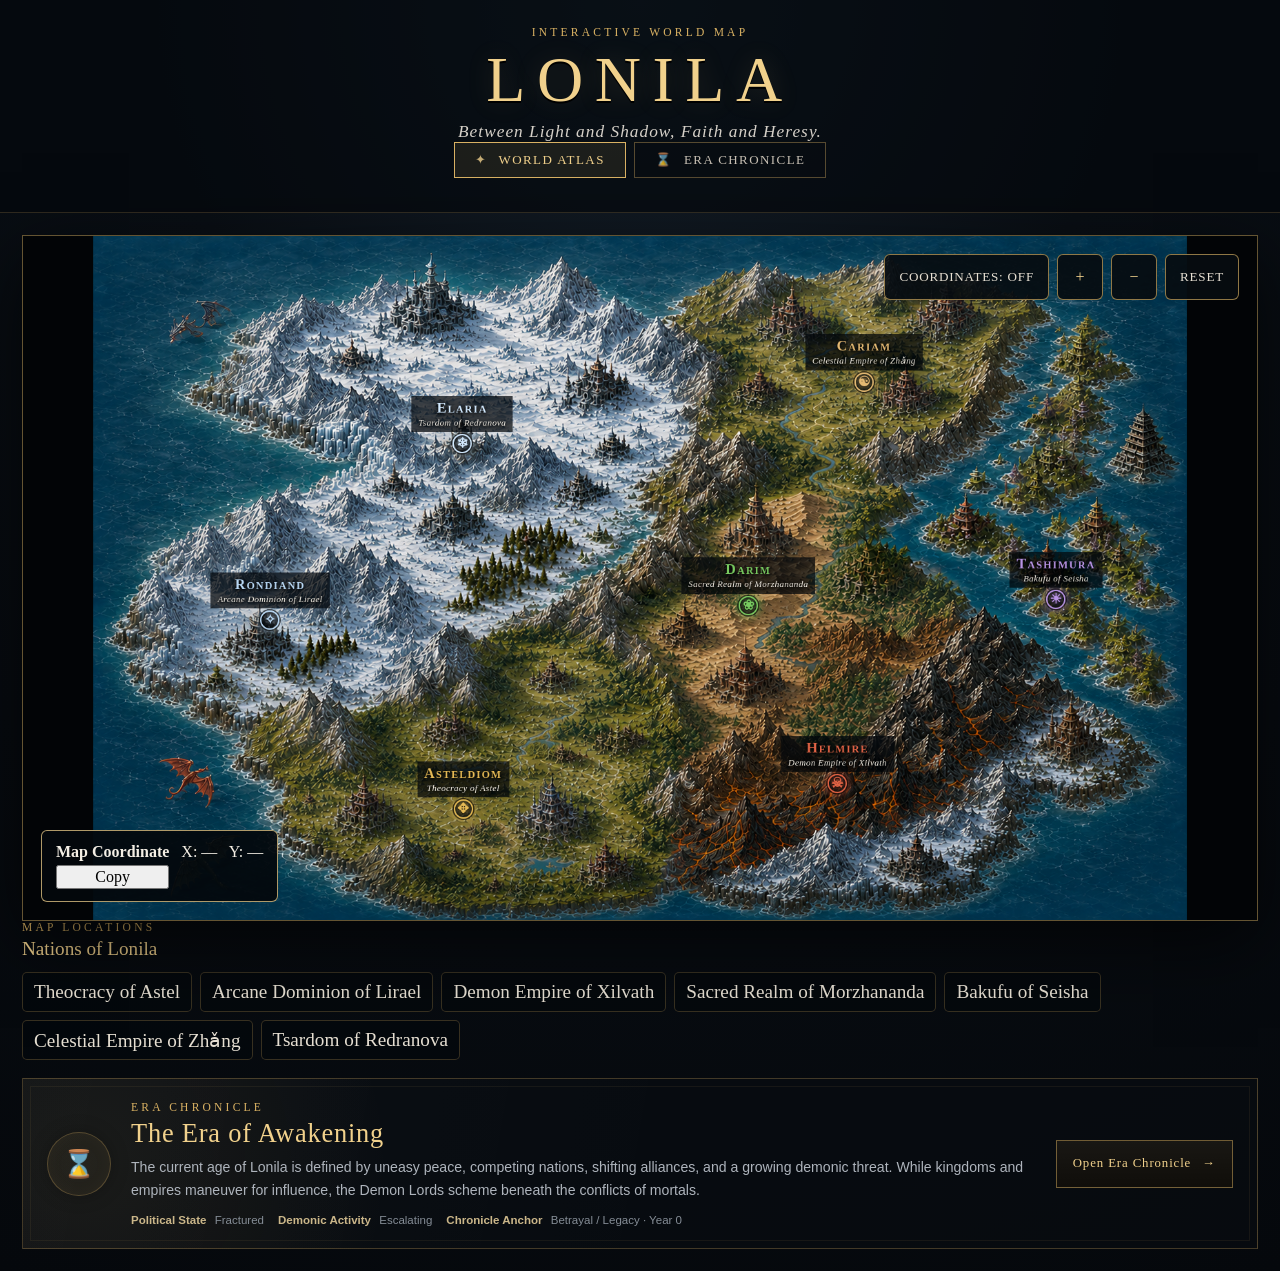
<file: index.html>
<!DOCTYPE html>
<html lang="en">
<head>
  <meta charset="UTF-8" />
  <meta name="viewport" content="width=device-width, initial-scale=1.0" />
  <meta name="theme-color" content="#090d12" />
  <title>Lonila Interactive Map</title>
  <link rel="stylesheet" href="style.css" />
</head>

<body>
  <header class="site-header">
    <div class="title-group">
      <p class="eyebrow">INTERACTIVE WORLD MAP</p>
      <h1>LONILA</h1>
      <p class="tagline">Between Light and Shadow, Faith and Heresy.</p>
    </div>
    <nav class="view-tabs" aria-label="Lonila views">
      <button id="mapTabBtn" class="view-tab is-active" type="button"><span aria-hidden="true">✦</span> World Atlas</button>
      <button id="timelineTabBtn" class="view-tab" type="button"><span aria-hidden="true">⌛</span> Era Chronicle</button>
    </nav>
  </header>

  <main id="mapView" class="map-page">
    <section class="map-shell" aria-label="Interactive map of Lonila">
      <div class="map-toolbar" aria-label="Map controls">
        <button id="coordinateModeBtn" class="map-button map-button--wide" type="button"
          aria-pressed="false" title="Turn coordinate placement mode on or off">
          Coordinates: Off
        </button>

        <button id="zoomInBtn" class="map-button" type="button" aria-label="Zoom in" title="Zoom in">+</button>
        <button id="zoomOutBtn" class="map-button" type="button" aria-label="Zoom out" title="Zoom out">−</button>
        <button id="resetBtn" class="map-button map-button--wide" type="button"
          aria-label="Reset map view" title="Reset map view">
          Reset
        </button>
      </div>

      <div id="mapViewport" class="map-viewport" tabindex="0">
        <div id="mapStage" class="map-stage">
          <img
            id="worldMap"
            class="world-map"
            src="assets/lonila-map.png"
            alt="Fantasy world map of Lonila"
            draggable="false"
          />
          
          <svg id="regionLayer" class="region-layer" viewBox="0 0 100 100"
            preserveAspectRatio="none" aria-hidden="true">

            <!-- Approximate region divisions based on the user's Lonila prototype.
                 They can be refined later without changing the interaction system. -->

            <path id="region-asteldiom" class="region-outline"
              d="M 14 67
                 C 20 63, 27 61, 35 60
                 C 43 59, 48 61, 51 67
                 C 53 72, 51 80, 47 87
                 C 42 93, 33 96, 24 94
                 C 18 91, 14 84, 13 76
                 C 12 72, 12 69, 14 67 Z" />

            <path id="region-rondiand" class="region-outline"
              d="M 3 43
                 C 8 39, 14 38, 20 39
                 C 26 40, 31 44, 35 49
                 C 39 54, 39 59, 35 63
                 C 30 67, 23 68, 16 67
                 C 10 67, 5 64, 3 59
                 C 1 54, 1 48, 3 43 Z" />

            <path id="region-elaria" class="region-outline"
              d="M 10 12
                 C 19 7, 31 6, 42 8
                 C 51 9, 58 14, 61 21
                 C 63 27, 60 35, 56 42
                 C 52 49, 46 55, 39 58
                 C 35 56, 33 51, 31 46
                 C 29 42, 24 39, 19 39
                 C 14 40, 10 38, 8 33
                 C 6 27, 6 19, 10 12 Z" />

            <path id="region-cariam" class="region-outline"
              d="M 54 12
                 C 61 8, 71 7, 80 10
                 C 86 12, 90 17, 89 24
                 C 88 32, 82 38, 76 42
                 C 71 45, 66 46, 62 42
                 C 58 38, 56 33, 56 28
                 C 55 22, 52 16, 54 12 Z" />

            <path id="region-darim" class="region-outline"
              d="M 54 40
                 C 60 36, 67 35, 73 38
                 C 79 42, 81 49, 79 56
                 C 77 63, 71 67, 65 67
                 C 59 67, 54 63, 52 58
                 C 50 52, 50 45, 54 40 Z" />

            <path id="region-helmire" class="region-outline"
              d="M 58 59
                 C 66 55, 76 55, 84 58
                 C 90 61, 94 67, 93 74
                 C 92 82, 86 88, 78 91
                 C 70 94, 61 92, 56 87
                 C 52 82, 52 74, 54 68
                 C 55 64, 56 61, 58 59 Z" />

            <path id="region-tashimura" class="region-outline"
              d="M 80 17
                 C 85 14, 91 14, 95 18
                 C 98 23, 98 31, 97 38
                 C 96 47, 94 56, 91 63
                 C 88 66, 84 63, 82 58
                 C 80 52, 80 45, 80 39
                 C 80 31, 77 22, 80 17 Z" />
          </svg>

          <div id="markerLayer" class="marker-layer" aria-label="Map locations"></div>
        </div>

        <div id="coordinateReadout" class="coordinate-readout" aria-live="polite" hidden>
          <strong>Map Coordinate</strong>
          <span id="coordinateText">X: — &nbsp; Y: —</span>
          <button id="copyCoordinateBtn" type="button">Copy</button>
        </div>
      </div>
    </section>

    <section class="nation-legend" aria-labelledby="legendTitle">
      <div>
        <p class="panel-kicker">MAP LOCATIONS</p>
        <h2 id="legendTitle">Nations of Lonila</h2>
      </div>
      <div id="legendList" class="legend-list"></div>
    </section>
    <section class="chronicle-preview" aria-labelledby="chroniclePreviewTitle">
      <div class="chronicle-preview__ornament" aria-hidden="true">⌛</div>

      <div class="chronicle-preview__content">
        <p class="panel-kicker">ERA CHRONICLE</p>
        <h2 id="chroniclePreviewTitle">The Era of Awakening</h2>
        <p>
          The current age of Lonila is defined by uneasy peace, competing nations,
          shifting alliances, and a growing demonic threat. While kingdoms and empires
          maneuver for influence, the Demon Lords scheme beneath the conflicts of mortals.
        </p>

        <div class="chronicle-preview__meta" aria-label="Era overview">
          <span><strong>Political State</strong> Fractured</span>
          <span><strong>Demonic Activity</strong> Escalating</span>
          <span><strong>Chronicle Anchor</strong> Betrayal / Legacy · Year 0</span>
        </div>
      </div>

      <button id="openChronicleBtn" class="chronicle-preview__button" type="button">
        Open Era Chronicle <span aria-hidden="true">→</span>
      </button>
    </section>
  </main>



  <!-- Drag-up chooser shown when a nation has related roleplays -->
  <div id="choiceBackdrop" class="choice-backdrop" hidden></div>

  <section id="nationChoiceSheet" class="nation-choice-sheet" hidden
    aria-modal="true" role="dialog" aria-labelledby="choiceSheetTitle">

    <div class="choice-sheet__handle" aria-hidden="true"></div>

    <div class="choice-sheet__header">
      <div>
        <span id="choiceSheetRegion" class="choice-sheet__kicker"></span>
        <h2 id="choiceSheetTitle" class="choice-sheet__title">Choose what to explore</h2>
      </div>

      <button id="closeChoiceSheetBtn" class="choice-sheet__close" type="button"
        aria-label="Close selection window">×</button>
    </div>

    <div id="choiceSheetCards" class="choice-sheet__cards"></div>
  </section>

  <!-- Full-screen nation poster viewer.
       It sits outside the map viewport so map zoom/pan cannot capture its scrolling. -->
  <div id="locationPopup" class="nation-modal" hidden aria-modal="true" role="dialog" aria-label="Nation poster viewer">
    <div class="nation-modal__topbar">
      <div class="nation-modal__heading">
        <span id="modalRegionName" class="nation-modal__kicker"></span>
        <strong id="modalNationName" class="nation-modal__title"></strong>
      </div>

      <div class="nation-modal__instructions">
        Scroll to explore the full poster
      </div>

      <button id="closePopupBtn" class="nation-modal__close" type="button" aria-label="Close nation poster">
        ×
      </button>
    </div>

    <div id="locationPopupContent" class="nation-modal__scroll"></div>
  </div>


  <main id="timelineView" class="timeline-page" hidden>
    <nav class="era-selector" aria-label="Historical era selector">
      <button class="era-selector__button" type="button" data-era="subjugation">
        <span>~630 YEARS BEFORE AWAKENING</span><strong>ERA OF SUBJUGATION</strong>
      </button>
      <div class="era-selector__line" aria-hidden="true"><i></i></div>
      <button class="era-selector__button is-active" type="button" data-era="awakening">
        <span>CURRENT ERA</span><strong>ERA OF AWAKENING</strong>
      </button>
    </nav>

    <div class="era-panel" data-era-panel="subjugation" hidden>
      <section class="timeline-shell" aria-label="Era of Subjugation chronicle">
        <div class="timeline-heading era-heading era-heading--subjugation">
          <div class="era-heading__ornament" aria-hidden="true">⚔</div>
          <p class="eyebrow">HISTORICAL ERA · ~630 YEARS BEFORE AWAKENING</p>
          <div class="era-heading__title-row">
            <span class="era-badge era-badge--historical">LEGENDARY ERA</span>
            <h2>THE ERA OF SUBJUGATION</h2>
          </div>
          <p class="era-heading__subtitle">The Age of Conquest and Territorial Disputes</p>
          <p class="era-heading__lore">
            The time period of conquest and territorial disputes. The <strong>Demon Empire</strong> was at its second greatest height under the demons as they ruled over what remained of their masters' greatness by taking over Helmire itself. The Nations were at their most active in this time frame, preferring war and battle over diplomacy and conversation. However, in the Era of Subjugation, there lies hope in the wondrous <strong>Saintess Dorothy Velrosa, Crown Princess of the Tsardom</strong>.
          </p>
          <div class="era-status" aria-label="Era status">
            <span><b>Political State</b> Shattered</span>
            <span><b>Demonic Activity</b> Maximum</span>
            <span><b>Internal Stability</b> Miniscule</span>
          </div>
          <div class="chronicle-subhead">
            <span>THE LEGENDARY CHRONICLE</span>
            <strong>PROTAGONIST CHRONICLE</strong>
            <small>Hymn of Smiles marks Subjugation Year 0.</small>
          </div>
          <span class="timeline-wip">THE HYMN OF SMILES AND FROWNS</span>
        </div>

        <div class="timeline-board timeline-board--subjugation">
          <div class="timeline-era timeline-era--subjugation-age"><strong>ERA OF SUBJUGATION</strong><small>~630 Years Before Awakening</small></div>
          <section class="story-lane story-lane--hound">
            <div class="story-lane__label"><i class="lane-emblem" aria-hidden="true">⚔</i><strong>THE HOUND</strong><span>REDRANOVA · TSARDOM</span><small>Legend · Crusade</small></div>
            <div class="story-lane__track">
              <a class="story-node story-node--anchor" style="--x:18%" href="https://janitorai.com/characters/9baf13cd-3ad3-45f3-8d6f-87cd7bfdf2c8_character-the-hymn-of-smiles-lonila" target="_blank" rel="noopener noreferrer">
                <img src="assets/hymn-of-smiles-part-1-thumbnail.png" alt="">
                <span><b>Hymn of Smiles (Part 1)</b><small>Subjugation Year 0 · Beginning of the Era</small></span>
              </a>
              <a class="story-node" style="--x:76%" href="https://janitorai.com/characters/696dfbca-ce03-4d17-9169-aa97edd3ed33_character-the-hymn-of-frowns-lonila" target="_blank" rel="noopener noreferrer">
                <img src="assets/hymn-of-frowns-part-2-thumbnail.png" alt="">
                <span><b>Hymn of Frowns (Part 2)</b><small>Subjugation Year +5 · Five years after Part 1</small></span>
              </a>
            </div>
          </section>
        </div>
      </section>
    </div>

    <div class="era-panel" data-era-panel="awakening">
    <section class="timeline-shell" aria-label="Lonila storyline timeline">
      <div class="timeline-heading era-heading">
        <div class="era-heading__ornament" aria-hidden="true">✦</div>
        <p class="eyebrow">CURRENT HISTORICAL ERA</p>
        <div class="era-heading__title-row">
          <span class="era-badge">CURRENT ERA</span>
          <h2>THE ERA OF AWAKENING</h2>
        </div>
        <p class="era-heading__subtitle">The Current Era of Lonila</p>
        <p class="era-heading__lore">
          Nations maneuver for supremacy beneath an uneasy peace. Old rivalries sharpen,
          alliances shift, and every throne vies for influence while demonkind presses
          against the civilized world. Beyond the wars of mortals, the Demon Lords scheme—
          each pursuing ambitions that may decide the fate of the Valley in Between.
        </p>

        <div class="era-status" aria-label="Era status">
          <span><b>Political State</b> Fractured</span>
          <span><b>Demonic Activity</b> Escalating</span>
          <span><b>International Stability</b> Uncertain</span>
        </div>

        <div class="chronicle-subhead">
          <span>THE LONILA TALES</span>
          <strong>PROTAGONIST CHRONICLE</strong>
          <small>Betrayal / Legacy marks Year 0.</small>
        </div>

        <span class="timeline-wip">⚠ WIP — THE CHRONICLE CONTINUES ⚠</span>
      </div>

      <div class="timeline-board">
        <div class="timeline-era timeline-era--pre"><strong>BEFORE THE AWAKENING</strong><small>Pre-Year 0</small></div>
        <div class="timeline-era timeline-era--zero"><strong>YEAR 0</strong><small>Betrayal / Legacy</small></div>
        <div class="timeline-era timeline-era--post"><strong>THE AWAKENING UNFOLDS</strong><small>Months After Year 0</small></div>
        <div class="timeline-era timeline-era--year"><strong>ONE YEAR INTO THE AWAKENING</strong><small>Year +1</small></div>

        <div class="timeline-axis" aria-hidden="true"></div>

        <section class="story-lane story-lane--saint">
          <div class="story-lane__label"><i class="lane-emblem" aria-hidden="true">✥</i><strong>SAINT / SAINTESS</strong><span>ASTEL · THEOCRACY</span><small>Faith · Legacy</small></div>
          <div class="story-lane__track">
            <a class="story-node" style="--x:8%" href="https://janitorai.com/characters/450187a7-d01a-4aa6-86dd-6be3810a0a17_character-your-legacy-lonila" target="_blank" rel="noopener noreferrer">
              <img src="assets/your-legacy-thumbnail.png" alt="">
              <span><b>Your Legacy</b><small>3 years before Betrayal / Legacy</small></span>
            </a>
            <a class="story-node story-node--minor" style="--x:24%" href="https://janitorai.com/characters/b21c7c59-67e1-4302-873a-80e11dc31cfb_character-a-saintesss-delight-lonila-tales" target="_blank" rel="noopener noreferrer">
              <img src="assets/saintess-delight-thumbnail.png" alt="">
              <span><b>A Saintess's Delight</b><small>Mid-Your Legacy</small></span>
            </a>
            <a class="story-node story-node--anchor" style="--x:42%" href="https://janitorai.com/characters/9c695d3b-1cf1-4794-92d0-203a1ee1dd1e_character-betrayal-legacy-lonila" target="_blank" rel="noopener noreferrer">
              <img src="assets/betrayal-legacy-thumbnail.png" alt="">
              <span><b>Betrayal / Legacy</b><small>Start of the Lonila Series</small></span>
            </a>
            <a class="story-node" style="--x:69%" href="https://janitorai.com/characters/dc70b2b3-3b2d-450f-9827-a0d6423b43a8_character-a-heros-reprieve-lonila-tales" target="_blank" rel="noopener noreferrer">
              <img src="assets/heros-reprieve-thumbnail.png" alt="">
              <span><b>A Hero's Reprieve</b><small>During Scholastic Geniuses</small><em class="concurrent-tag">Concurrent Story</em></span>
            </a>
          </div>
        </section>

        <section class="story-lane story-lane--heir">
          <div class="story-lane__label"><i class="lane-emblem" aria-hidden="true">☯</i><strong>THE HEIR</strong><span>ZHǍNG · CELESTIAL EMPIRE</span><small>Inheritance · Choice</small></div>
          <div class="story-lane__track">
            <a class="story-node" style="--x:60%" href="https://janitorai.com/characters/2d56cf51-a35f-4a91-8850-8a5658690b93_character-a-royal-reverie-lonila" target="_blank" rel="noopener noreferrer">
              <img src="assets/royal-reverie-thumbnail.png" alt="">
              <span><b>A Royal Reverie</b><small>Months after Betrayal / Legacy</small></span>
            </a>
            <a class="story-node" style="--x:73%" href="https://janitorai.com/characters/9ca8127f-8a24-422a-90e9-d85930183355_character-a-consorts-concern-lonila-tales" target="_blank" rel="noopener noreferrer">
              <img src="assets/consorts-concern-thumbnail.png" alt="">
              <span><b>A Consort's Concern</b><small>1 month later · Mid-Scholastic Geniuses</small><em class="concurrent-tag">Concurrent Story</em></span>
            </a>
            <a class="story-node" style="--x:82%" href="https://janitorai.com/characters/72669580-d726-4bb5-80c9-d5d6f6465f64_character-a-royal-skirmish-lonila" target="_blank" rel="noopener noreferrer">
              <img src="assets/royal-skirmish-thumbnail.png" alt="">
              <span><b>A Royal Skirmish</b><small>2 months after A Consort's Concern</small></span>
            </a>
          </div>
        </section>

        <section class="story-lane story-lane--hunter">
          <div class="story-lane__label"><i class="lane-emblem" aria-hidden="true">❄</i><strong>THE HUNTER</strong><span>REDRANOVA · TSARDOM</span><small>Hunt · Fellowship</small></div>
          <div class="story-lane__track">
            <a class="story-node" style="--x:73%" href="https://janitorai.com/characters/094cc0fb-4a18-4547-b8af-689362e5ec63_character-silver-hearts-lonila" target="_blank" rel="noopener noreferrer">
              <img src="assets/silver-hearts-hunter-v2.png" alt="">
              <span><b>Silver Hearts</b><small>Half a year after Betrayal / Legacy · During A Consort's Concern</small><em class="concurrent-tag">Concurrent Story</em></span>
            </a>
          </div>
        </section>

        <section class="story-lane story-lane--debtor">
          <div class="story-lane__label"><i class="lane-emblem" aria-hidden="true">☠</i><strong>THE DEBTOR</strong><span>XILVATH · DEMON EMPIRE</span><small>Debt · Temptation</small></div>
          <div class="story-lane__track">
            <a class="story-node" style="--x:45%" href="https://janitorai.com/characters/a15b4767-01e9-4b23-a84e-0148fee64c3d_character-demons-debts-lonila" target="_blank" rel="noopener noreferrer">
              <img src="assets/demons-debts-thumbnail.png" alt="">
              <span><b>Demons &amp; Debts</b><small>During Betrayal / Legacy</small></span>
            </a>
            <a class="story-node" style="--x:92%" href="https://janitorai.com/characters/c9968c57-ca25-41e6-881f-d41cb413eb7b_character-a-queens-temptation-lonila-tales" target="_blank" rel="noopener noreferrer">
              <img src="assets/queens-temptation-thumbnail.png" alt="">
              <span><b>A Queen's Temptations</b><small>After To Be a Villain</small></span>
            </a>
          </div>
        </section>

        <section class="story-lane story-lane--villain">
          <div class="story-lane__label"><i class="lane-emblem" aria-hidden="true">♛</i><strong>VILLAIN / VILLAINESS</strong><span>ASTEL · THEOCRACY</span><small>Ambition · Ruin</small></div>
          <div class="story-lane__track">
            <a class="story-node" style="--x:86%" href="https://janitorai.com/characters/223b1d2d-4813-4b14-823f-c57709f5131e_character-to-be-a-villain-lonila" target="_blank" rel="noopener noreferrer">
              <img src="assets/to-be-a-villain-thumbnail.png" alt="">
              <span><b>To Be a Villain</b><small>1 year after Betrayal / Legacy</small></span>
            </a>
          </div>
        </section>

        <section class="story-lane story-lane--extra">
          <div class="story-lane__label"><i class="lane-emblem" aria-hidden="true">✦</i><strong>THE EXTRA</strong><span>ASTEL · THEOCRACY</span><small>Academy · Entanglement</small></div>
          <div class="story-lane__track">
            <a class="story-node" style="--x:88%" href="https://janitorai.com/characters/e205261a-ddf2-4809-ba5c-c1d361362afe_character-heroine-dunit-lonila" target="_blank" rel="noopener noreferrer">
              <img src="assets/heroine-dunit-thumbnail.png" alt="">
              <span><b>Heroine Dunit!</b><small>During To Be a Villain</small><em class="concurrent-tag">Concurrent Story</em></span>
            </a>
          </div>
        </section>

        <section class="story-lane story-lane--keijin">
          <div class="story-lane__label"><i class="lane-emblem" aria-hidden="true">刑</i><strong>THE KEIJIN</strong><span>SEISHA · BAKUFU</span><small>Penal Blade · Service</small></div>
          <div class="story-lane__track">
            <a class="story-node" style="--x:90%" href="https://janitorai.com/characters/1f2abcd6-ac2d-46f6-a73b-e6d9039947a6_character-sentenced-to-be-disposable-lonila" target="_blank" rel="noopener noreferrer">
              <img src="assets/sentenced-to-be-disposable-thumbnail.png" alt="">
              <span><b>Sentenced to be Disposable</b><small>1 week after Heroine Dunit!</small></span>
            </a>
          </div>
        </section>

        <section class="story-lane story-lane--master">
          <div class="story-lane__label"><i class="lane-emblem" aria-hidden="true">❀</i><strong>THE MASTER</strong><span>MORZHANANDA · SACRED REALM</span><small>Privilege · Dominion</small></div>
          <div class="story-lane__track">
            <a class="story-node" style="--x:88%" href="https://janitorai.com/characters/031daa40-55b2-49ca-ba62-df07efcd134c_character-arena-tumble-lonila" target="_blank" rel="noopener noreferrer">
              <img src="assets/arena-tumble-thumbnail.png" alt="">
              <span><b>Arena Tumble</b><small>During To Be a Villain · Year +1</small><em class="concurrent-tag">Concurrent Story</em></span>
            </a>
          </div>
        </section>

        <section class="story-lane story-lane--dweller">
          <div class="story-lane__label"><i class="lane-emblem" aria-hidden="true">☀</i><strong>THE DWELLER</strong><span>SEISHA · BAKUFU</span><small>Village · Intrigue</small></div>
          <div class="story-lane__track">
            <a class="story-node" style="--x:60%" href="https://janitorai.com/characters/3af88e68-d0f8-4214-a469-4678f5230c0b_character-a-merchants-interest-lonila-tales" target="_blank" rel="noopener noreferrer">
              <img src="assets/merchants-interest-dweller-v2.png" alt="">
              <span><b>A Merchant's Interest</b><small>During A Royal Reverie</small><em class="concurrent-tag">Concurrent Story</em></span>
            </a>
          </div>
        </section>

        <section class="story-lane story-lane--prodigy">
          <div class="story-lane__label"><i class="lane-emblem" aria-hidden="true">✧</i><strong>THE PRODIGY</strong><span>LIRAEL · ARCANE DOMINION</span><small>Brilliance · Growth</small></div>
          <div class="story-lane__track">
            <a class="story-node" style="--x:46%" href="https://janitorai.com/characters/64f7d86e-286f-48ef-a7c8-22a029fc24a0_character-scholastic-prodigies-lonila" target="_blank" rel="noopener noreferrer">
              <img src="assets/scholastic-prodigies-thumbnail.png" alt="">
              <span><b>Scholastic Prodigies</b><small>During Betrayal / Legacy</small></span>
            </a>
            <a class="story-node" style="--x:66%" href="https://janitorai.com/characters/1e7d609c-9946-42ec-8e5d-4f4df888de0c_character-scholastic-geniuses-lonila" target="_blank" rel="noopener noreferrer">
              <img src="assets/scholastic-geniuses-thumbnail.png" alt="">
              <span><b>Scholastic Geniuses</b><small>2 months after Scholastic Prodigies</small></span>
            </a>
          </div>
        </section>
      </div>
    </section>
  
    </div>
  </main>

  <script src="script.js"></script>
</body>
</html>
</file>
<file: style.css>
/* =========================================================
   LONILA INTERACTIVE MAP
   Phase 10 test — Redranova popup on Elaria marker
   ========================================================= */

:root {
  --background: #070b10;
  --panel: #0d131b;
  --border: rgba(217, 177, 99, 0.45);
  --gold: #d9b163;
  --gold-bright: #f1d18c;
  --text: #f4efe5;
  --muted: #a9b0ba;
  --shadow: rgba(0, 0, 0, 0.65);
}

* { box-sizing: border-box; }

html, body {
  margin: 0;
  min-height: 100%;
  background:
    radial-gradient(circle at top, #15202b 0%, #090e14 34%, #05080c 100%);
  color: var(--text);
  font-family: Georgia, "Times New Roman", serif;
}

body { min-height: 100vh; overflow-x: hidden; }
button, input, select, textarea { font: inherit; }

.site-header {
  padding: 26px 20px 18px;
  text-align: center;
  border-bottom: 1px solid rgba(217, 177, 99, 0.2);
  background: rgba(4, 8, 12, 0.68);
}

.title-group { max-width: 900px; margin: 0 auto; }

.eyebrow, .panel-kicker {
  margin: 0 0 5px;
  color: var(--gold);
  font-size: 0.72rem;
  letter-spacing: 0.28em;
}

h1 {
  margin: 0;
  color: var(--gold-bright);
  font-size: clamp(2.1rem, 5vw, 4.2rem);
  font-weight: 500;
  letter-spacing: 0.18em;
  text-shadow: 0 2px 0 #000, 0 0 26px rgba(217, 177, 99, 0.18);
}

.tagline {
  margin: 5px 0 0;
  color: #d5d0c8;
  font-size: clamp(0.86rem, 1.8vw, 1.08rem);
  font-style: italic;
  letter-spacing: 0.06em;
}

.map-page {
  width: min(1800px, 100%);
  margin: 0 auto;
  padding: 22px;
}

.map-shell {
  position: relative;
  overflow: hidden;
  border: 1px solid var(--border);
  background: #04070a;
  box-shadow: 0 22px 70px var(--shadow);
}

.map-viewport {
  position: relative;
  width: 100%;
  height: min(76vh, 980px);
  min-height: 500px;
  overflow: hidden;
  background: radial-gradient(circle at center, #0d1821, #020406 76%);
  cursor: grab;
  touch-action: none;
  user-select: none;
  outline: none;
}

.map-viewport.is-dragging { cursor: grabbing; }
.map-viewport.coordinate-mode { cursor: crosshair; }

.map-stage {
  position: absolute;
  top: 0;
  left: 0;
  transform-origin: 0 0;
  will-change: transform;
}

.world-map {
  display: block;
  width: auto;
  height: auto;
  max-width: none;
  pointer-events: none;
  user-select: none;
  -webkit-user-drag: none;
}

.marker-layer {
  position: absolute;
  inset: 0;
  pointer-events: none;
}

.location-marker {
  --marker-color: #f1d18c;
  position: absolute;
  width: 34px;
  height: 34px;
  transform: translate(-50%, -50%);
  border: 0;
  padding: 0;
  background: transparent;
  cursor: pointer;
  pointer-events: auto;
  z-index: 4;
}

.location-marker__ring {
  position: absolute;
  inset: 3px;
  border: 2px solid var(--marker-color);
  border-radius: 50%;
  background: rgba(4, 8, 12, 0.76);
  box-shadow: 0 0 0 2px rgba(0, 0, 0, 0.65), 0 0 14px var(--marker-color);
}

.location-marker__symbol {
  position: absolute;
  left: 50%;
  top: 50%;
  transform: translate(-50%, -52%);
  width: 26px;
  height: 26px;
  display: grid;
  place-items: center;
  color: var(--marker-color);
  font-family: Georgia, "Times New Roman", serif;
  font-size: 20px;
  font-weight: 700;
  line-height: 1;
  text-shadow:
    0 1px 2px #000,
    0 0 7px var(--marker-color);
  pointer-events: none;
}

.location-marker__label {
  position: absolute;
  left: 50%;
  bottom: 34px;
  transform: translateX(-50%);
  min-width: max-content;
  padding: 6px 10px;
  border: 0;
  background: rgba(4, 8, 12, 0.72);
  color: var(--marker-color);
  text-align: center;
  font-family: Georgia, "Times New Roman", serif;
  text-shadow: 0 2px 4px #000, 0 0 10px rgba(0,0,0,.9);
  pointer-events: none;
}

.location-marker__region {
  display: block;
  font-size: 21px;
  line-height: 1.05;
  font-weight: 700;
  letter-spacing: 0.09em;
  font-variant: small-caps;
}

.location-marker__nation {
  display: block;
  margin-top: 4px;
  color: #f4efe5;
  font-size: 13px;
  line-height: 1.1;
  font-style: italic;
  letter-spacing: 0.035em;
}

.location-marker:hover .location-marker__ring,
.location-marker:focus-visible .location-marker__ring,
.location-marker.is-selected .location-marker__ring {
  background: rgba(217, 177, 99, 0.22);
  box-shadow: 0 0 0 3px rgba(0,0,0,.7), 0 0 22px var(--marker-color);
}

.location-marker[data-nation="Astel"] { --marker-color: #e6ba55; }
.location-marker[data-nation="Lirael"] { --marker-color: #b9d8f4; }
.location-marker[data-nation="Xilvath"] { --marker-color: #e36446; }
.location-marker[data-nation="Morzhananda"] { --marker-color: #78ca60; }
.location-marker[data-nation="Seisha"] { --marker-color: #b994e5; }
.location-marker[data-nation="Zhǎng"] { --marker-color: #e4b973; }
.location-marker[data-nation="Redranova"] { --marker-color: #d3eaff; }


/* =========================================================
   DRAG-UP NATION / ROLEPLAY CHOICE SHEET
   ========================================================= */

.choice-backdrop[hidden],
.nation-choice-sheet[hidden] {
  display: none;
}

.choice-backdrop {
  position: fixed;
  inset: 0;
  z-index: 800;
  background: rgba(0, 0, 0, 0.58);
  backdrop-filter: blur(2px);
}

.nation-choice-sheet {
  position: fixed;
  z-index: 850;
  left: 50%;
  bottom: 0;
  width: min(980px, 100%);
  max-height: min(78vh, 760px);
  transform: translateX(-50%);
  overflow: auto;
  overscroll-behavior: contain;
  border: 1px solid rgba(217, 177, 99, 0.46);
  border-bottom: 0;
  border-radius: 18px 18px 0 0;
  background:
    linear-gradient(to bottom, rgba(255,255,255,.035), transparent 80px),
    #0a0d12;
  box-shadow: 0 -24px 70px rgba(0,0,0,.72);
  animation: choiceSheetUp 180ms ease-out;
}

@keyframes choiceSheetUp {
  from { transform: translate(-50%, 26px); opacity: 0; }
  to { transform: translate(-50%, 0); opacity: 1; }
}

.choice-sheet__handle {
  width: 62px;
  height: 5px;
  margin: 10px auto 2px;
  border-radius: 999px;
  background: rgba(241, 209, 140, .5);
}

.choice-sheet__header {
  display: flex;
  justify-content: space-between;
  align-items: center;
  gap: 18px;
  padding: 12px 18px 14px;
  border-bottom: 1px solid rgba(217, 177, 99, .18);
}

.choice-sheet__kicker {
  display: block;
  margin-bottom: 3px;
  color: var(--gold);
  font-size: .7rem;
  letter-spacing: .17em;
  text-transform: uppercase;
}

.choice-sheet__title {
  margin: 0;
  color: var(--gold-bright);
  font-size: clamp(1.1rem, 2vw, 1.45rem);
  font-weight: 500;
}

.choice-sheet__close {
  flex: 0 0 auto;
  width: 44px;
  height: 44px;
  border: 1px solid rgba(255,255,255,.2);
  border-radius: 50%;
  background: rgba(255,255,255,.035);
  color: #fff;
  font-size: 1.45rem;
  cursor: pointer;
}

.choice-sheet__cards {
  display: grid;
  grid-template-columns: repeat(2, minmax(0, 1fr));
  gap: 16px;
  padding: 18px;
}

.choice-card {
  min-width: 0;
  overflow: hidden;
  border: 1px solid rgba(217, 177, 99, .28);
  border-radius: 10px;
  background: #0d1117;
}

.choice-card__button,
.choice-card__link {
  display: block;
  width: 100%;
  padding: 0;
  border: 0;
  background: transparent;
  color: inherit;
  text-align: left;
  text-decoration: none;
  cursor: pointer;
}

.choice-card__button[disabled] {
  cursor: not-allowed;
  opacity: .64;
}

.choice-card__image-wrap {
  display: block;
  aspect-ratio: 16 / 9;
  overflow: hidden;
  background: #05070a;
}

.choice-card__image {
  display: block;
  width: 100%;
  height: 100%;
  object-fit: cover;
}

.choice-card__body {
  display: block;
  padding: 14px 15px 16px;
}

.choice-card__type {
  display: block;
  margin-bottom: 5px;
  color: var(--gold);
  font-family: Arial, Helvetica, sans-serif;
  font-size: .7rem;
  letter-spacing: .12em;
  text-transform: uppercase;
}

.choice-card__name {
  display: block;
  color: #f2eadc;
  font-size: 1.08rem;
  line-height: 1.25;
}

.choice-card__note {
  display: block;
  margin-top: 6px;
  color: #9ea4ad;
  font-family: Arial, Helvetica, sans-serif;
  font-size: .8rem;
  line-height: 1.4;
}

.choice-card__button:hover:not([disabled]),
.choice-card__button:focus-visible,
.choice-card__link:hover,
.choice-card__link:focus-visible {
  outline: 2px solid var(--gold-bright);
  outline-offset: -2px;
}

body.choice-open {
  overflow: hidden;
}

@media (max-width: 680px) {
  .nation-choice-sheet {
    max-height: 86vh;
  }

  .choice-sheet__cards {
    grid-template-columns: 1fr;
  }
}

@media (prefers-reduced-motion: reduce) {
  .nation-choice-sheet {
    animation: none;
  }
}

/* =========================================================
   FULL-SCREEN NATION POSTER VIEWER
   This is intentionally OUTSIDE the world-map viewport.
   ========================================================= */

body.modal-open {
  overflow: hidden;
}

.nation-modal[hidden] {
  display: none;
}

.nation-modal {
  position: fixed;
  inset: 0;
  z-index: 1000;
  display: grid;
  grid-template-rows: auto minmax(0, 1fr);
  background: rgba(2, 3, 5, 0.985);
  color: #f5eee4;
}

.nation-modal__topbar {
  position: relative;
  z-index: 2;
  display: grid;
  grid-template-columns: minmax(0, 1fr) auto auto;
  gap: 18px;
  align-items: center;
  min-height: 72px;
  padding: 10px 18px;
  border-bottom: 1px solid rgba(180, 42, 55, 0.72);
  background:
    linear-gradient(to bottom, rgba(255,255,255,.025), transparent),
    #08090c;
  box-shadow: 0 8px 28px rgba(0,0,0,.55);
}

.nation-modal__heading {
  min-width: 0;
}

.nation-modal__kicker {
  display: block;
  margin-bottom: 2px;
  color: #b94a51;
  font-family: Georgia, "Times New Roman", serif;
  font-size: .7rem;
  letter-spacing: .18em;
  text-transform: uppercase;
}

.nation-modal__title {
  display: block;
  overflow: hidden;
  color: #f3e8d7;
  font-family: Georgia, "Times New Roman", serif;
  font-size: clamp(1rem, 2.3vw, 1.55rem);
  font-weight: 500;
  text-overflow: ellipsis;
  white-space: nowrap;
}

.nation-modal__instructions {
  color: #aaa29b;
  font-family: Arial, Helvetica, sans-serif;
  font-size: .78rem;
  white-space: nowrap;
}

.nation-modal__close {
  width: 48px;
  height: 48px;
  border: 1px solid rgba(255,255,255,.28);
  border-radius: 50%;
  background: #161015;
  color: #fff;
  font-size: 1.65rem;
  line-height: 1;
  cursor: pointer;
}

.nation-modal__close:hover,
.nation-modal__close:focus-visible {
  border-color: #d76972;
  background: #4c141b;
  outline: none;
}

.nation-modal__scroll {
  min-width: 0;
  min-height: 0;
  overflow: auto;
  overscroll-behavior: contain;
  -webkit-overflow-scrolling: touch;
  scrollbar-color: #8d313b #101216;
  scrollbar-width: auto;
  background:
    radial-gradient(circle at center, #171218 0%, #08090b 55%, #030405 100%);
}

/*
   The poster is NOT reduced to viewport width.
   It is intentionally displayed at a large reading size.
   The user scrolls across it just like a large document.
*/
.nation-poster-stage {
  width: max-content;
  min-width: 100%;
  min-height: 100%;
  padding: 24px;
}

.nation-poster-full {
  display: block;
  width: auto;
  height: auto;
  max-width: none;
  min-width: 1800px;
  object-fit: none;
  border: 1px solid rgba(180, 42, 55, .52);
  box-shadow: 0 20px 65px rgba(0,0,0,.7);
  user-select: none;
  -webkit-user-drag: none;
}

/* Additional lore under the complete poster, if desired later. */
.nation-poster-caption {
  width: min(1100px, calc(100% - 48px));
  margin: 0 auto;
  padding: 18px 0 34px;
  color: #bdb6ad;
  font-family: Arial, Helvetica, sans-serif;
  font-size: .9rem;
  line-height: 1.55;
}

@media (max-width: 760px) {
  .nation-modal__topbar {
    grid-template-columns: minmax(0, 1fr) auto;
    min-height: 64px;
    padding: 8px 10px;
  }

  .nation-modal__instructions {
    display: none;
  }

  .nation-modal__close {
    width: 44px;
    height: 44px;
  }

  .nation-poster-stage {
    padding: 14px;
  }

  .nation-poster-full {
    min-width: 1400px;
  }
}

.map-toolbar {
  position: absolute;
  z-index: 20;
  top: 18px;
  right: 18px;
  display: flex;
  flex-wrap: wrap;
  justify-content: flex-end;
  gap: 8px;
  max-width: calc(100% - 36px);
}

.map-button {
  width: 46px;
  min-height: 46px;
  border: 1px solid rgba(217, 177, 99, 0.65);
  border-radius: 6px;
  background: rgba(7, 12, 17, 0.92);
  color: var(--gold-bright);
  cursor: pointer;
}

.map-button--wide {
  width: auto;
  padding-inline: 14px;
  color: #e7e0d3;
  font-size: 0.82rem;
  letter-spacing: 0.06em;
  text-transform: uppercase;
}

.map-button[aria-pressed="true"] {
  color: #14100a;
  background: var(--gold-bright);
}

.map-help {
  position: absolute;
  z-index: 15;
  left: 50%;
  bottom: 15px;
  transform: translateX(-50%);
  padding: 8px 12px;
  border: 1px solid rgba(217, 177, 99, 0.25);
  border-radius: 5px;
  background: rgba(4, 8, 12, 0.78);
  color: rgba(244, 239, 229, 0.82);
  font-family: Arial, Helvetica, sans-serif;
  font-size: 0.76rem;
  white-space: nowrap;
  pointer-events: none;
}

.coordinate-readout {
  position: absolute;
  z-index: 22;
  left: 18px;
  bottom: 18px;
  display: grid;
  grid-template-columns: auto auto;
  gap: 4px 12px;
  align-items: center;
  padding: 12px 14px;
  border: 1px solid rgba(241, 209, 140, 0.72);
  border-radius: 6px;
  background: rgba(4, 8, 12, 0.93);
}

.coordinate-pin {
  position: absolute;
  width: 18px;
  height: 18px;
  transform: translate(-50%, -50%);
  border: 2px solid #fff4cf;
  border-radius: 50%;
  background: rgba(217, 177, 99, 0.9);
  box-shadow: 0 0 0 4px rgba(0, 0, 0, 0.65);
  pointer-events: none;
  z-index: 10;
}

.nation-legend,

.nation-legend h2 {
  margin: 0 0 8px;
  color: var(--gold-bright);
  font-size: 1.2rem;
  font-weight: 500;
}

.legend-list {
  display: flex;
  flex-wrap: wrap;
  gap: 8px;
  margin-top: 12px;
}

.legend-item {
  min-height: 40px;
  padding: 7px 11px;
  border: 1px solid rgba(217,177,99,.24);
  border-radius: 5px;
  background: rgba(4,8,12,.7);
  color: #e7e0d3;
  cursor: pointer;
}







/* =========================================================
   HOVER REGION OUTLINES
   SVG sits inside the transformed map stage.
   ========================================================= */

.region-layer {
  position: absolute;
  inset: 0;
  width: 100%;
  height: 100%;
  overflow: visible;
  pointer-events: none;
  z-index: 2;
}

.region-outline {
  fill: rgba(255, 255, 255, 0);
  stroke: rgba(255, 255, 255, 0);
  stroke-width: 0.34;
  vector-effect: non-scaling-stroke;
  stroke-linecap: round;
  stroke-linejoin: round;
  filter: drop-shadow(0 0 2px rgba(255,255,255,.7));
  transition:
    stroke 150ms ease,
    fill 150ms ease,
    filter 150ms ease;
}

.region-outline.is-visible {
  stroke: rgba(255, 255, 255, 0.96);
  fill: rgba(255, 255, 255, 0.025);
  filter:
    drop-shadow(0 0 2px rgba(255,255,255,.92))
    drop-shadow(0 0 5px rgba(255,255,255,.32));
}

@media (prefers-reduced-motion: reduce) {
  .region-outline {
    transition: none;
  }
}



.location-marker:hover .location-marker__symbol,
.location-marker:focus-visible .location-marker__symbol,
.location-marker.is-selected .location-marker__symbol {
  transform: translate(-50%, -52%) scale(1.13);
  text-shadow:
    0 1px 2px #000,
    0 0 9px var(--marker-color),
    0 0 16px var(--marker-color);
}


/* =========================================================
   WORLD MAP / TIMELINE TABS
   ========================================================= */
.view-tabs {
  display: flex;
  justify-content: center;
  gap: 8px;
  padding: 0 18px 16px;
}
.view-tab {
  border: 1px solid rgba(217,177,99,.38);
  background: rgba(8,12,17,.72);
  color: #c9c1b5;
  padding: 9px 20px;
  font-family: Georgia, "Times New Roman", serif;
  font-size: 13px;
  letter-spacing: .11em;
  text-transform: uppercase;
  cursor: pointer;
}
.view-tab:hover,
.view-tab.is-active {
  color: var(--gold-bright);
  border-color: var(--gold);
  background: rgba(217,177,99,.1);
}
.timeline-page[hidden],
.map-page[hidden] { display: none !important; }

.timeline-page {
  min-height: calc(100vh - 150px);
  padding: 24px;
  background: #070b10;
  color: var(--text);
}
.timeline-shell {
  width: min(1600px, 100%);
  margin: 0 auto;
}
.timeline-heading {
  text-align: center;
  max-width: 850px;
  margin: 0 auto 28px;
}
.timeline-heading h2 {
  margin: 3px 0 10px;
  color: var(--gold-bright);
  font-family: Georgia, "Times New Roman", serif;
  font-size: clamp(27px,4vw,46px);
  letter-spacing: .08em;
}
.timeline-heading p { color: var(--muted); line-height: 1.6; }
.timeline-wip {
  display: inline-block;
  margin-top: 8px;
  color: #e7c777;
  font-size: 12px;
  letter-spacing: .15em;
}

.timeline-board {
  position: relative;
  min-width: 1120px;
  overflow: hidden;
  border: 1px solid rgba(217,177,99,.25);
  background:
    linear-gradient(90deg,
      rgba(109,74,145,.07) 0 34%,
      rgba(154,58,58,.07) 34% 52%,
      rgba(70,99,137,.07) 52% 82%,
      rgba(181,136,57,.07) 82% 100%),
    #090e14;
  box-shadow: 0 18px 55px rgba(0,0,0,.4);
}
.timeline-shell { overflow-x: auto; padding-bottom: 10px; }

.timeline-era {
  position: absolute;
  top: 0;
  height: 46px;
  display: grid;
  place-items: center;
  border-bottom: 1px solid rgba(255,255,255,.08);
  color: #c9c2b7;
  font-family: Georgia, "Times New Roman", serif;
  font-size: 11px;
  letter-spacing: .13em;
}
.timeline-era--pre { left: 180px; width: calc((100% - 180px) * .34); }
.timeline-era--zero { left: calc(180px + (100% - 180px) * .34); width: calc((100% - 180px) * .18); color:#efb0a5; }
.timeline-era--post { left: calc(180px + (100% - 180px) * .52); width: calc((100% - 180px) * .30); }
.timeline-era--year { left: calc(180px + (100% - 180px) * .82); right: 0; color:#e7ca87; }

.timeline-axis {
  position:absolute;
  left: calc(180px + (100% - 180px) * .42);
  top: 46px;
  bottom: 0;
  width: 1px;
  background: rgba(237,113,93,.45);
  box-shadow: 0 0 10px rgba(237,113,93,.22);
}

.story-lane {
  --lane:#cbb27b;
  display:grid;
  grid-template-columns:180px 1fr;
  min-height: 190px;
  border-top: 1px solid rgba(255,255,255,.07);
}
.story-lane:first-of-type { margin-top:46px; }
.story-lane--saint { --lane:#b887df; }
.story-lane--heir { --lane:#e3bb5d; }
.story-lane--debtor { --lane:#d15f55; }
.story-lane--villain { --lane:#8ea15b; }
.story-lane--extra { --lane:#d9a55b; }
.story-lane--dweller { --lane:#c7a06a; }
.story-lane--prodigy { --lane:#78b8e8; }

.story-lane__label {
  padding: 26px 18px;
  border-right: 1px solid rgba(255,255,255,.09);
  background: rgba(0,0,0,.14);
}
.story-lane__label strong {
  display:block;
  color:var(--lane);
  font-family:Georgia,"Times New Roman",serif;
  font-size:15px;
  letter-spacing:.08em;
}
.story-lane__label span {
  display:block;
  margin-top:7px;
  color:#8f969f;
  font-size:11px;
  font-style:italic;
}
.story-lane__track {
  position:relative;
  min-height:190px;
}
.story-lane__track::before {
  content:"";
  position:absolute;
  left:3%;
  right:3%;
  top:50%;
  height:2px;
  background:linear-gradient(90deg,transparent,var(--lane) 7%,var(--lane) 93%,transparent);
  opacity:.5;
}
.story-node {
  position:absolute;
  left:var(--x);
  top:50%;
  transform:translate(-50%,-50%);
  width:150px;
  color:#eee7db;
  text-decoration:none;
  z-index:2;
  transition:transform .15s ease, filter .15s ease;
}
.story-node:hover,
.story-node:focus-visible {
  transform:translate(-50%,-50%) scale(1.06);
  outline:none;
  filter:drop-shadow(0 0 10px var(--lane));
}
.story-node::before {
  content:"";
  position:absolute;
  left:50%;
  top:50%;
  width:11px;
  height:11px;
  transform:translate(-50%,-50%);
  border:2px solid var(--lane);
  border-radius:50%;
  background:#090e14;
  box-shadow:0 0 8px var(--lane);
  z-index:3;
}
.story-node img {
  display:block;
  width:100%;
  aspect-ratio:16/9;
  object-fit:cover;
  border:1px solid color-mix(in srgb, var(--lane) 70%, transparent);
  border-radius:5px;
  box-shadow:0 8px 22px rgba(0,0,0,.42);
}
.story-node span {
  display:block;
  margin-top:17px;
  text-align:center;
}
.story-node b {
  display:block;
  color:var(--lane);
  font-family:Georgia,"Times New Roman",serif;
  font-size:12px;
}
.story-node small {
  display:block;
  margin-top:3px;
  color:#9ca3ac;
  font-size:9px;
  line-height:1.25;
}
.story-node--anchor img {
  border-color:#ed715d;
  box-shadow:0 0 18px rgba(237,113,93,.25);
}
.story-node--anchor b { color:#ef8a79; }

@media (max-width: 700px) {
  .timeline-page { padding: 14px 8px; }
}


/* =========================================================
   ERA OF AWAKENING — TIMELINE POLISH
   ========================================================= */

.view-tab span {
  margin-right: 7px;
  opacity: .8;
}

.era-heading {
  position: relative;
  padding: 26px 20px 24px;
  border: 1px solid rgba(217,177,99,.24);
  background:
    radial-gradient(circle at 50% 0%, rgba(217,177,99,.08), transparent 40%),
    linear-gradient(180deg, rgba(255,255,255,.018), transparent),
    rgba(7,11,16,.78);
  overflow: hidden;
}

.era-heading::before,
.era-heading::after {
  content: "";
  position: absolute;
  width: 90px;
  height: 90px;
  border-color: rgba(217,177,99,.22);
  pointer-events: none;
}
.era-heading::before {
  left: 10px;
  top: 10px;
  border-left: 1px solid;
  border-top: 1px solid;
}
.era-heading::after {
  right: 10px;
  bottom: 10px;
  border-right: 1px solid;
  border-bottom: 1px solid;
}

.era-heading__ornament {
  position: absolute;
  inset: -22px 0 auto;
  text-align: center;
  color: rgba(217,177,99,.08);
  font-size: 150px;
  line-height: 1;
  pointer-events: none;
}

.era-heading__title-row {
  position: relative;
  z-index: 1;
  display: flex;
  flex-direction: column;
  align-items: center;
  gap: 7px;
}

.era-badge {
  display: inline-block;
  padding: 4px 10px;
  border: 1px solid rgba(217,177,99,.45);
  background: rgba(217,177,99,.07);
  color: var(--gold-bright);
  font-family: Arial, Helvetica, sans-serif;
  font-size: 10px;
  font-weight: 700;
  letter-spacing: .2em;
}

.era-heading__subtitle {
  margin: -2px 0 12px !important;
  color: #c9b98f !important;
  font-family: Georgia, "Times New Roman", serif;
  font-size: 14px;
  font-style: italic;
  letter-spacing: .07em;
}

.era-heading__lore {
  position: relative;
  z-index: 1;
  max-width: 920px;
  margin: 0 auto !important;
  color: #b5b1aa !important;
  font-size: 14px;
  line-height: 1.75 !important;
}

.era-status {
  position: relative;
  z-index: 1;
  display: flex;
  justify-content: center;
  flex-wrap: wrap;
  gap: 8px;
  margin: 18px auto 0;
}

.era-status span {
  display: inline-flex;
  gap: 8px;
  align-items: center;
  padding: 7px 10px;
  border: 1px solid rgba(255,255,255,.08);
  background: rgba(0,0,0,.18);
  color: #9ba1a9;
  font-family: Arial, Helvetica, sans-serif;
  font-size: 10px;
  letter-spacing: .04em;
}
.era-status b {
  color: #d7c18e;
  font-weight: 600;
}

.chronicle-subhead {
  position: relative;
  z-index: 1;
  display: grid;
  gap: 2px;
  width: fit-content;
  margin: 20px auto 0;
  padding-top: 15px;
  border-top: 1px solid rgba(217,177,99,.18);
}
.chronicle-subhead span {
  color: #a9966d;
  font-size: 9px;
  letter-spacing: .22em;
}
.chronicle-subhead strong {
  color: #eee4d1;
  font-family: Georgia, "Times New Roman", serif;
  font-size: 15px;
  letter-spacing: .1em;
}
.chronicle-subhead small {
  color: #8e949b;
  font-size: 10px;
  font-style: italic;
}

.timeline-board {
  margin-top: 22px;
  background:
    radial-gradient(circle at 50% 40%, rgba(255,255,255,.018), transparent 28%),
    linear-gradient(90deg,
      rgba(109,74,145,.07) 0 34%,
      rgba(154,58,58,.08) 34% 52%,
      rgba(70,99,137,.07) 52% 82%,
      rgba(181,136,57,.07) 82% 100%),
    #070b10;
}

.timeline-board::after {
  content: "♛    ⚔    ☠    ✦    ⚔    ♛";
  position: absolute;
  left: 210px;
  right: 20px;
  top: 50%;
  transform: translateY(-50%);
  color: rgba(255,255,255,.018);
  font-size: 76px;
  letter-spacing: .45em;
  text-align: center;
  pointer-events: none;
  white-space: nowrap;
}

.timeline-era {
  height: 54px;
  align-content: center;
  gap: 1px;
  padding: 6px 8px;
}
.timeline-era strong {
  display: block;
  font-size: 10px;
  letter-spacing: .13em;
}
.timeline-era small {
  display: block;
  color: #717982;
  font-family: Arial, Helvetica, sans-serif;
  font-size: 8px;
  letter-spacing: .05em;
}

.timeline-era--zero {
  background: rgba(164,67,55,.06);
  border-left: 1px solid rgba(237,113,93,.25);
  border-right: 1px solid rgba(237,113,93,.25);
}
.timeline-era--zero strong {
  color: #f29b8c;
}

.timeline-axis {
  top: 54px;
  width: 2px;
  background: linear-gradient(
    to bottom,
    rgba(237,113,93,.18),
    rgba(237,113,93,.82) 15%,
    rgba(237,113,93,.52) 85%,
    rgba(237,113,93,.14)
  );
  box-shadow:
    0 0 10px rgba(237,113,93,.25),
    0 0 24px rgba(237,113,93,.09);
}

.story-lane:first-of-type {
  margin-top: 54px;
}

.story-lane {
  position: relative;
  min-height: 205px;
}
.story-lane::after {
  content: "";
  position: absolute;
  left: 180px;
  right: 0;
  bottom: 0;
  height: 1px;
  background: linear-gradient(90deg, transparent, rgba(255,255,255,.05), transparent);
}

.story-lane__label {
  position: relative;
  z-index: 3;
  display: flex;
  flex-direction: column;
  justify-content: center;
  padding: 22px 18px;
  background:
    linear-gradient(90deg, rgba(255,255,255,.025), transparent),
    rgba(0,0,0,.16);
}

.lane-emblem {
  display: block;
  margin-bottom: 10px;
  color: var(--lane);
  font-family: Georgia, "Times New Roman", serif;
  font-size: 23px;
  font-style: normal;
  text-shadow: 0 0 9px color-mix(in srgb, var(--lane) 58%, transparent);
}

.story-lane__label strong {
  font-size: 14px;
  line-height: 1.15;
}
.story-lane__label span {
  margin-top: 5px;
  color: #b2aa9d;
  font-family: Arial, Helvetica, sans-serif;
  font-size: 8px;
  font-style: normal;
  font-weight: 700;
  letter-spacing: .11em;
}
.story-lane__label small {
  display: block;
  margin-top: 6px;
  color: #777f88;
  font-size: 10px;
  font-style: italic;
}

.story-lane__track::before {
  height: 1px;
  opacity: .62;
  box-shadow: 0 0 9px color-mix(in srgb, var(--lane) 28%, transparent);
}

.story-node {
  width: 156px;
}
.story-node img {
  border-radius: 2px;
  filter: saturate(.9) brightness(.92);
  transition: filter .15s ease, border-color .15s ease;
}
.story-node:hover img,
.story-node:focus-visible img {
  filter: saturate(1.04) brightness(1.04);
}
.story-node span {
  margin-top: 19px;
}
.story-node b {
  font-size: 12px;
  letter-spacing: .02em;
}
.story-node small {
  margin-top: 4px;
  font-size: 9px;
}
.story-node::after {
  content: "OPEN STORY ↗";
  display: block;
  margin-top: 5px;
  color: transparent;
  text-align: center;
  font-family: Arial, Helvetica, sans-serif;
  font-size: 7px;
  font-weight: 700;
  letter-spacing: .12em;
  transition: color .15s ease;
}
.story-node:hover::after,
.story-node:focus-visible::after {
  color: #b7b1a8;
}

.concurrent-tag {
  display: block;
  width: fit-content;
  margin: 5px auto 0;
  padding: 2px 5px;
  border: 1px dashed color-mix(in srgb, var(--lane) 55%, transparent);
  color: color-mix(in srgb, var(--lane) 82%, white);
  font-family: Arial, Helvetica, sans-serif;
  font-size: 7px;
  font-style: normal;
  letter-spacing: .08em;
  text-transform: uppercase;
}

.story-node:has(.concurrent-tag)::before {
  border-style: dashed;
}

.demon-undercurrent {
  position: relative;
  z-index: 2;
  padding: 12px 20px;
  overflow: hidden;
  border-top: 1px solid rgba(160,38,38,.22);
  border-bottom: 1px solid rgba(160,38,38,.22);
  background:
    repeating-linear-gradient(135deg, rgba(122,20,20,.035) 0 8px, transparent 8px 16px),
    rgba(33,5,8,.25);
  text-align: center;
}
.demon-undercurrent::before,
.demon-undercurrent::after {
  content: "☠";
  margin: 0 14px;
  color: rgba(178,59,59,.55);
}
.demon-undercurrent span {
  color: #9d5555;
  font-family: Georgia, "Times New Roman", serif;
  font-size: 9px;
  letter-spacing: .18em;
}

.timeline-legend {
  position: relative;
  z-index: 3;
  display: grid;
  grid-template-columns: minmax(0, 1fr) minmax(280px, .8fr);
  gap: 24px;
  padding: 18px 22px 20px;
  background: rgba(4,7,10,.72);
}
.timeline-legend > div {
  display: flex;
  flex-wrap: wrap;
  gap: 10px 18px;
  align-items: center;
}
.timeline-legend strong {
  width: 100%;
  color: var(--gold-bright);
  font-size: 10px;
  letter-spacing: .15em;
}
.timeline-legend span {
  display: inline-flex;
  gap: 7px;
  align-items: center;
  color: #8f969e;
  font-family: Arial, Helvetica, sans-serif;
  font-size: 9px;
}
.timeline-legend i {
  display: inline-block;
  width: 22px;
  height: 2px;
}
.legend-solid { background: #b9a26c; }
.legend-dotted {
  background: repeating-linear-gradient(90deg,#b9a26c 0 4px,transparent 4px 8px);
}
.legend-year {
  width: 2px !important;
  height: 17px !important;
  background: #ed715d;
  box-shadow: 0 0 7px rgba(237,113,93,.45);
}
.timeline-legend p {
  margin: 0;
  color: #737b84;
  font-family: Arial, Helvetica, sans-serif;
  font-size: 9px;
  line-height: 1.55;
}

@media (max-width: 760px) {
  .era-status {
    display: grid;
  }
  .timeline-legend {
    grid-template-columns: 1fr;
  }
}


/* =========================================================
   WORLD ATLAS — ERA CHRONICLE PREVIEW
   Replaces the old developer coordinate panel.
   ========================================================= */

.chronicle-preview {
  position: relative;
  display: grid;
  grid-template-columns: auto minmax(0, 1fr) auto;
  gap: 20px;
  align-items: center;
  margin-top: 18px;
  padding: 22px 24px;
  overflow: hidden;
  border: 1px solid rgba(217, 177, 99, 0.28);
  background:
    radial-gradient(circle at 5% 50%, rgba(217,177,99,.08), transparent 26%),
    linear-gradient(100deg, rgba(255,255,255,.018), transparent 55%),
    rgba(8, 12, 17, 0.82);
}

.chronicle-preview::before {
  content: "";
  position: absolute;
  inset: 7px;
  border: 1px solid rgba(217,177,99,.07);
  pointer-events: none;
}

.chronicle-preview__ornament {
  position: relative;
  z-index: 1;
  display: grid;
  place-items: center;
  width: 64px;
  height: 64px;
  border: 1px solid rgba(217,177,99,.28);
  border-radius: 50%;
  color: var(--gold-bright);
  background: rgba(217,177,99,.05);
  font-size: 27px;
  box-shadow:
    inset 0 0 18px rgba(217,177,99,.04),
    0 0 18px rgba(0,0,0,.28);
}

.chronicle-preview__content {
  position: relative;
  z-index: 1;
  min-width: 0;
}

.chronicle-preview h2 {
  margin: 0 0 7px;
  color: var(--gold-bright);
  font-size: clamp(1.25rem, 2.2vw, 1.65rem);
  font-weight: 500;
  letter-spacing: .03em;
}

.chronicle-preview__content > p:not(.panel-kicker) {
  max-width: 920px;
  margin: 0;
  color: #aeb4bc;
  font-family: Arial, Helvetica, sans-serif;
  font-size: .88rem;
  line-height: 1.6;
}

.chronicle-preview__meta {
  display: flex;
  flex-wrap: wrap;
  gap: 8px 14px;
  margin-top: 13px;
}

.chronicle-preview__meta span {
  color: #858d96;
  font-family: Arial, Helvetica, sans-serif;
  font-size: .72rem;
}

.chronicle-preview__meta strong {
  margin-right: 5px;
  color: #cbb78a;
  font-weight: 600;
}

.chronicle-preview__button {
  position: relative;
  z-index: 1;
  min-height: 48px;
  padding: 10px 16px;
  border: 1px solid rgba(217,177,99,.48);
  background:
    linear-gradient(to bottom, rgba(255,255,255,.035), transparent),
    rgba(19,16,10,.78);
  color: var(--gold-bright);
  font-family: Georgia, "Times New Roman", serif;
  font-size: .8rem;
  letter-spacing: .07em;
  cursor: pointer;
  white-space: nowrap;
}

.chronicle-preview__button span {
  display: inline-block;
  margin-left: 7px;
  transition: transform .15s ease;
}

.chronicle-preview__button:hover,
.chronicle-preview__button:focus-visible {
  border-color: var(--gold-bright);
  background: rgba(217,177,99,.1);
  outline: none;
}

.chronicle-preview__button:hover span,
.chronicle-preview__button:focus-visible span {
  transform: translateX(3px);
}

@media (max-width: 760px) {
  .chronicle-preview {
    grid-template-columns: auto minmax(0, 1fr);
    padding: 18px;
  }

  .chronicle-preview__ornament {
    width: 52px;
    height: 52px;
    font-size: 22px;
  }

  .chronicle-preview__button {
    grid-column: 1 / -1;
    width: 100%;
  }
}

/* Multi-era Chronicle navigation */
.era-selector {
  width: min(1120px, calc(100% - 48px));
  margin: 24px auto 30px;
  display: grid;
  grid-template-columns: minmax(250px,1fr) 90px minmax(250px,1fr);
  align-items: center;
}
.era-selector__button {
  padding: 14px 18px;
  border: 1px solid rgba(217,177,99,.24);
  background: rgba(8,11,15,.8);
  color: #8d9298;
  font-family: Georgia,"Times New Roman",serif;
  cursor: pointer;
  transition: .18s ease;
}
.era-selector__button span { display:block; margin-bottom:5px; font: 10px Arial,sans-serif; letter-spacing:.16em; color:#777f88; }
.era-selector__button strong { font-size: 14px; letter-spacing:.1em; font-weight:500; }
.era-selector__button:hover,.era-selector__button:focus-visible { border-color:rgba(217,177,99,.6); outline:none; color:#d8c28e; }
.era-selector__button.is-active { border-color:#d9b163; color:#f0d89e; box-shadow:inset 0 0 24px rgba(217,177,99,.06),0 0 20px rgba(0,0,0,.3); }
.era-selector__line { height:1px; background:linear-gradient(90deg,rgba(217,177,99,.1),rgba(217,177,99,.65),rgba(217,177,99,.1)); position:relative; }
.era-selector__line i { position:absolute; left:50%; top:50%; width:8px; height:8px; border:1px solid #b89756; background:#090d12; transform:translate(-50%,-50%) rotate(45deg); }
.era-panel[hidden] { display:none !important; }
.era-heading--subjugation { max-width: 980px; }
.era-heading--subjugation::before { background:linear-gradient(90deg,transparent,rgba(152,48,36,.65),transparent); }
.era-heading--subjugation .era-heading__ornament { color:#c76c55; }
.era-heading--subjugation .era-heading__lore strong { color:#d8c28e; font-weight:600; }
.era-badge--historical { border-color:rgba(176,73,52,.65); color:#dc8c75; background:rgba(105,30,22,.16); }
.timeline-board--subjugation {
  min-height: 235px;
  background:linear-gradient(90deg,rgba(113,35,30,.1),rgba(43,23,25,.08),rgba(113,35,30,.1)),#090e14;
}
.timeline-era--subjugation-age { left:180px; right:0; color:#d8b6a7; }
.timeline-board--subjugation .story-lane { margin-top:46px; }
.story-lane__track--awaiting { display:flex; align-items:center; justify-content:center; }
.chronicle-awaiting { text-align:center; color:#727a83; font-family:Arial,sans-serif; letter-spacing:.08em; }
.chronicle-awaiting strong { display:block; color:#b79b78; font-family:Georgia,"Times New Roman",serif; font-size:13px; letter-spacing:.14em; margin-bottom:6px; }
.chronicle-awaiting span { font-size:11px; letter-spacing:.04em; }
@media(max-width:760px){.era-selector{width:calc(100% - 28px);grid-template-columns:1fr;gap:8px}.era-selector__line{display:none}}
</file>
